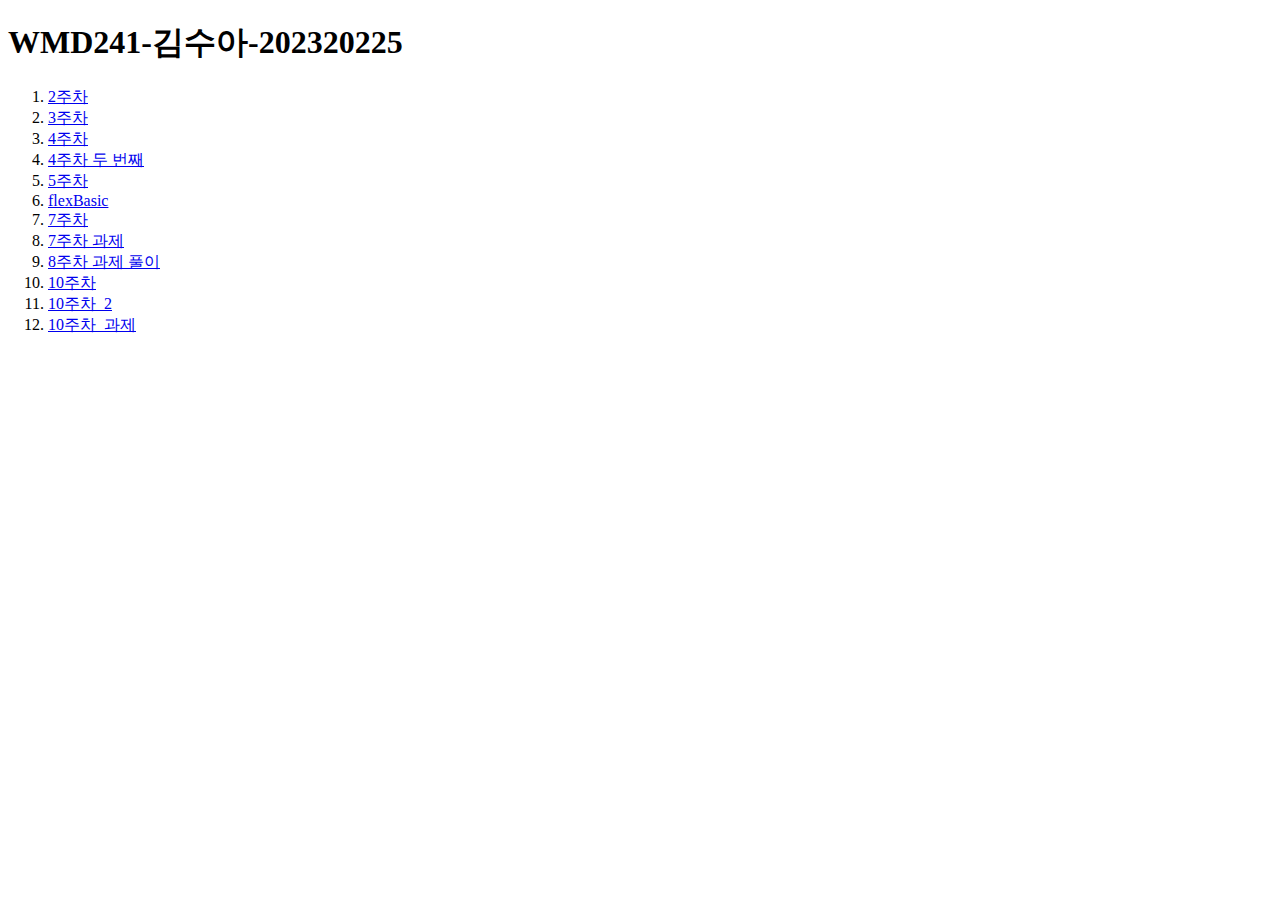
<file: index.html>
<!DOCTYPE html>
<html lang="ko">
  <head>
    <meta charset="UTF-8" />
    <meta name="viewport" content="width=device-width, initial-scale=1.0" />
    <title>WMD241-김수아-202320225</title>
  </head>
  <body>
    <h1>WMD241-김수아-202320225</h1>
    <ol>
      <li><a href="./src/w2/index.html">2주차</a></li>
      <li><a href="./src/w3/index.html">3주차</a></li>
      <li><a href="./src/w4/index.html">4주차</a></li>
      <li><a href="./src/w4/w4-2.html">4주차 두 번째</a></li>
      <li><a href="./src/w5/index.html">5주차</a></li>
      <li><a href="./src/flexBasic/index.html">flexBasic</a></li>
      <li><a href="./src/w7/flex.html">7주차</a></li>
      <li><a href="./src/w7/index.html">7주차 과제</a></li>
      <li><a href="./src/w8/index.html">8주차 과제 풀이</a></li>
      <li><a href="./src/w10/index.html">10주차</a></li>
      <li><a href="./src/grid-stp2/index.html">10주차_2</a></li>
      <li><a href="./src/w10/assignment/index.html">10주차_과제</a></li>
    </ol>
  </body>
</html>
</file>
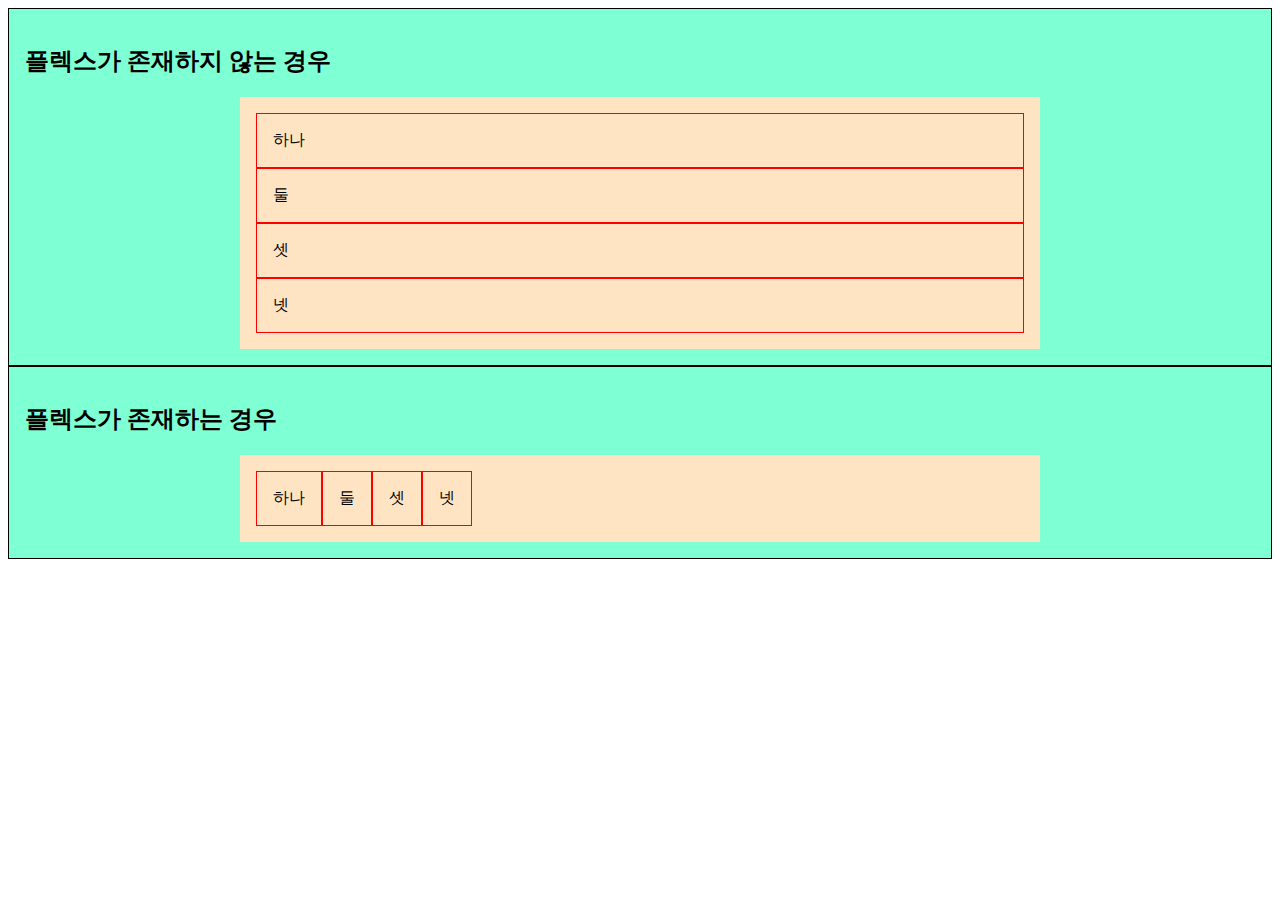
<file: src/flexBasic/index.html>
<!DOCTYPE html>
<html lang="ko">
  <head>
    <meta charset="UTF-8" />
    <meta name="viewport" content="width=device-width, initial-scale=1.0" />
    <title>flex basic</title>
    <link rel="stylesheet" href="./style/flexBasic.css" />
  </head>
  <body>
    <div class="section">
      <h2>플렉스가 존재하지 않는 경우</h2>
      <div class="container">
        <div class="children">하나</div>
        <div class="children">둘</div>
        <div class="children">셋</div>
        <div class="children">넷</div>
      </div>
    </div>
    <div class="section">
      <h2>플렉스가 존재하는 경우</h2>
      <div class="container flex">
        <div class="children">하나</div>
        <div class="children">둘</div>
        <div class="children">셋</div>
        <div class="children">넷</div>
      </div>
    </div>
  </body>
</html>
</file>
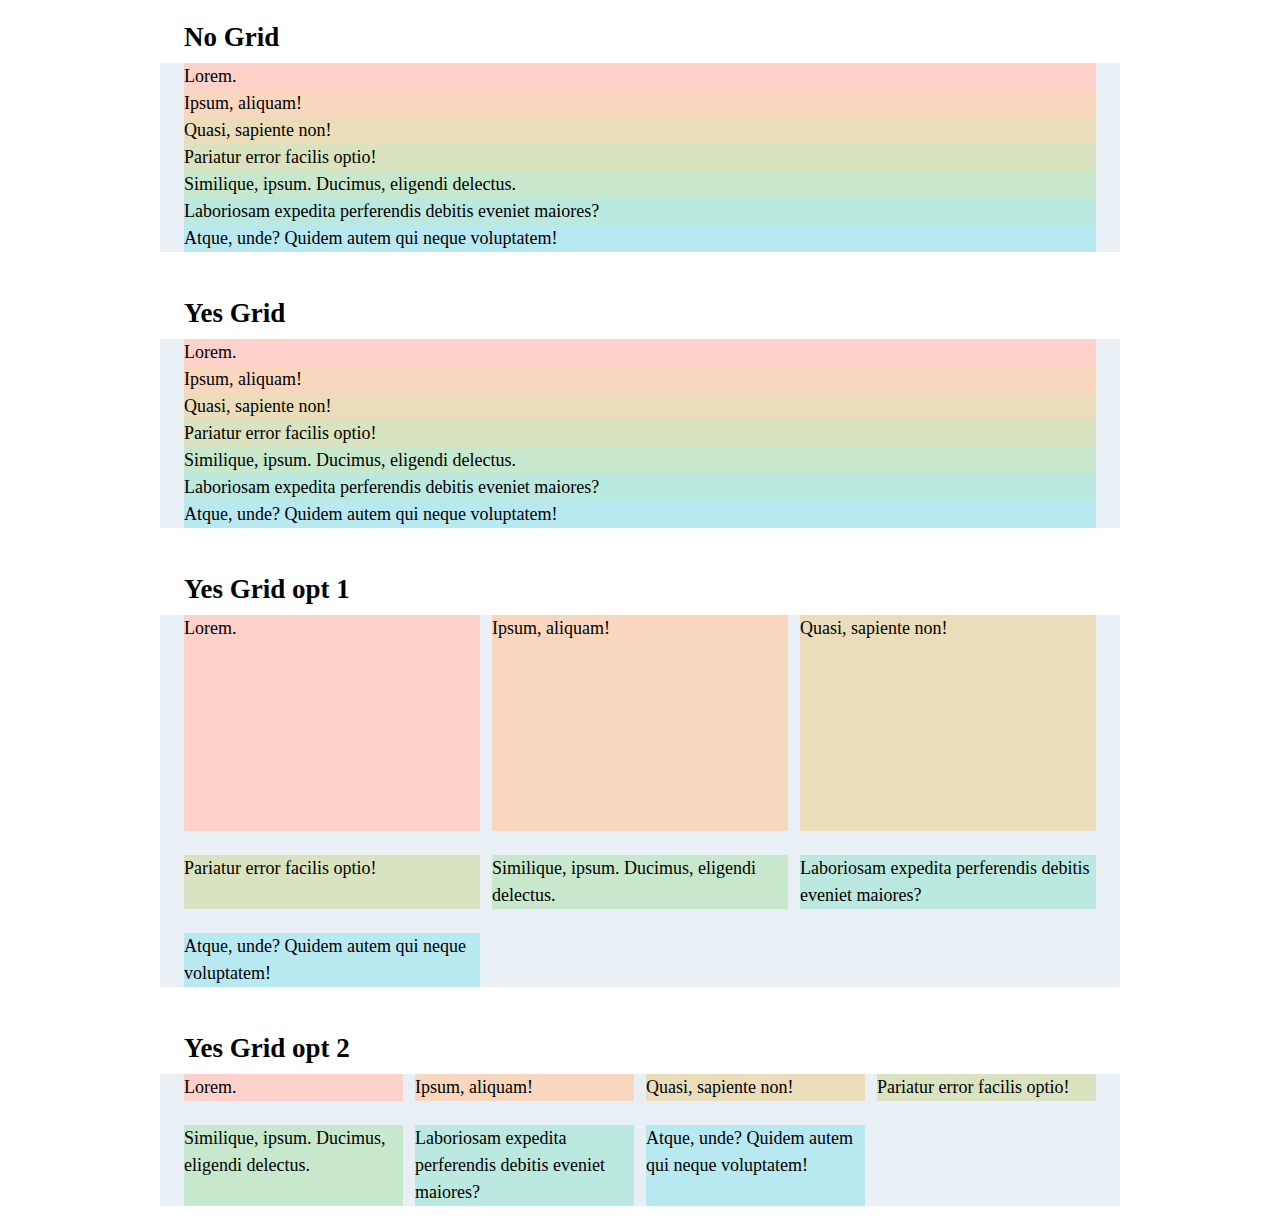
<file: src/w10/index.html>
<!DOCTYPE html>
<html lang="ko">
  <head>
    <meta charset="UTF-8" />
    <meta name="viewport" content="width=device-width, initial-scale=1.0" />
    <title>Grid Step 1</title>
    <link rel="stylesheet" href="./style/style.css" class="" />
  </head>
  <body>
    <div class="section">
      <h2>No Grid</h2>
      <div class="container">
        <div class="grid__item grid__item--nth-1">Lorem.</div>
        <div class="grid__item grid__item--nth-2">Ipsum, aliquam!</div>
        <div class="grid__item grid__item--nth-3">Quasi, sapiente non!</div>
        <div class="grid__item grid__item--nth-4">
          Pariatur error facilis optio!
        </div>
        <div class="grid__item grid__item--nth-5">
          Similique, ipsum. Ducimus, eligendi delectus.
        </div>
        <div class="grid__item grid__item--nth-6">
          Laboriosam expedita perferendis debitis eveniet maiores?
        </div>
        <div class="grid__item grid__item--nth-7">
          Atque, unde? Quidem autem qui neque voluptatem!
        </div>
      </div>
    </div>
    <div class="section">
      <h2>Yes Grid</h2>
      <div class="container grid">
        <div class="grid__item grid__item--nth-1">Lorem.</div>
        <div class="grid__item grid__item--nth-2">Ipsum, aliquam!</div>
        <div class="grid__item grid__item--nth-3">Quasi, sapiente non!</div>
        <div class="grid__item grid__item--nth-4">
          Pariatur error facilis optio!
        </div>
        <div class="grid__item grid__item--nth-5">
          Similique, ipsum. Ducimus, eligendi delectus.
        </div>
        <div class="grid__item grid__item--nth-6">
          Laboriosam expedita perferendis debitis eveniet maiores?
        </div>
        <div class="grid__item grid__item--nth-7">
          Atque, unde? Quidem autem qui neque voluptatem!
        </div>
      </div>
    </div>
    <div class="section">
      <h2>Yes Grid opt 1</h2>
      <div class="container grid grid--opt-1">
        <div class="grid__item grid__item--nth-1">Lorem.</div>
        <div class="grid__item grid__item--nth-2">Ipsum, aliquam!</div>
        <div class="grid__item grid__item--nth-3">Quasi, sapiente non!</div>
        <div class="grid__item grid__item--nth-4">
          Pariatur error facilis optio!
        </div>
        <div class="grid__item grid__item--nth-5">
          Similique, ipsum. Ducimus, eligendi delectus.
        </div>
        <div class="grid__item grid__item--nth-6">
          Laboriosam expedita perferendis debitis eveniet maiores?
        </div>
        <div class="grid__item grid__item--nth-7">
          Atque, unde? Quidem autem qui neque voluptatem!
        </div>
      </div>
    </div>
    <div class="section">
      <h2>Yes Grid opt 2</h2>
      <div class="container grid grid--opt-2">
        <div class="grid__item grid__item--nth-1">Lorem.</div>
        <div class="grid__item grid__item--nth-2">Ipsum, aliquam!</div>
        <div class="grid__item grid__item--nth-3">Quasi, sapiente non!</div>
        <div class="grid__item grid__item--nth-4">
          Pariatur error facilis optio!
        </div>
        <div class="grid__item grid__item--nth-5">
          Similique, ipsum. Ducimus, eligendi delectus.
        </div>
        <div class="grid__item grid__item--nth-6">
          Laboriosam expedita perferendis debitis eveniet maiores?
        </div>
        <div class="grid__item grid__item--nth-7">
          Atque, unde? Quidem autem qui neque voluptatem!
        </div>
      </div>
    </div>
  </body>
</html>
</file>
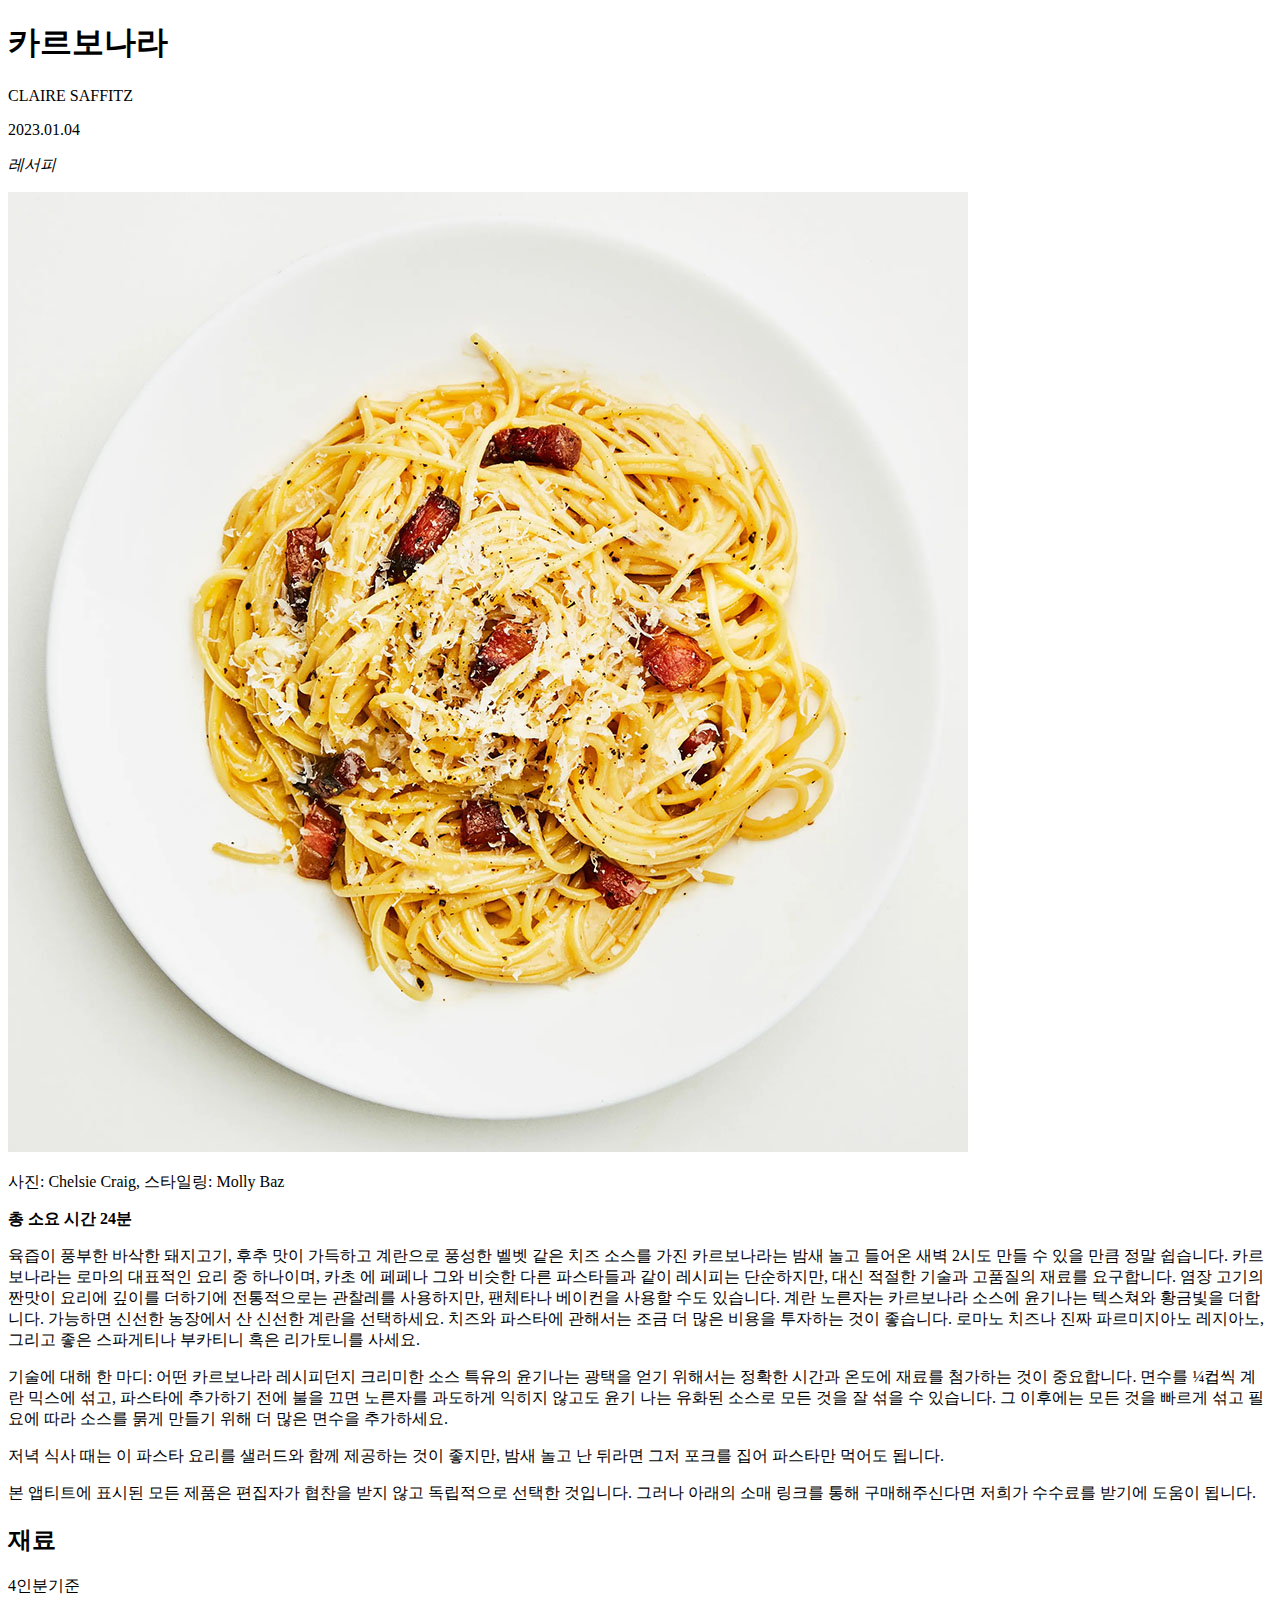
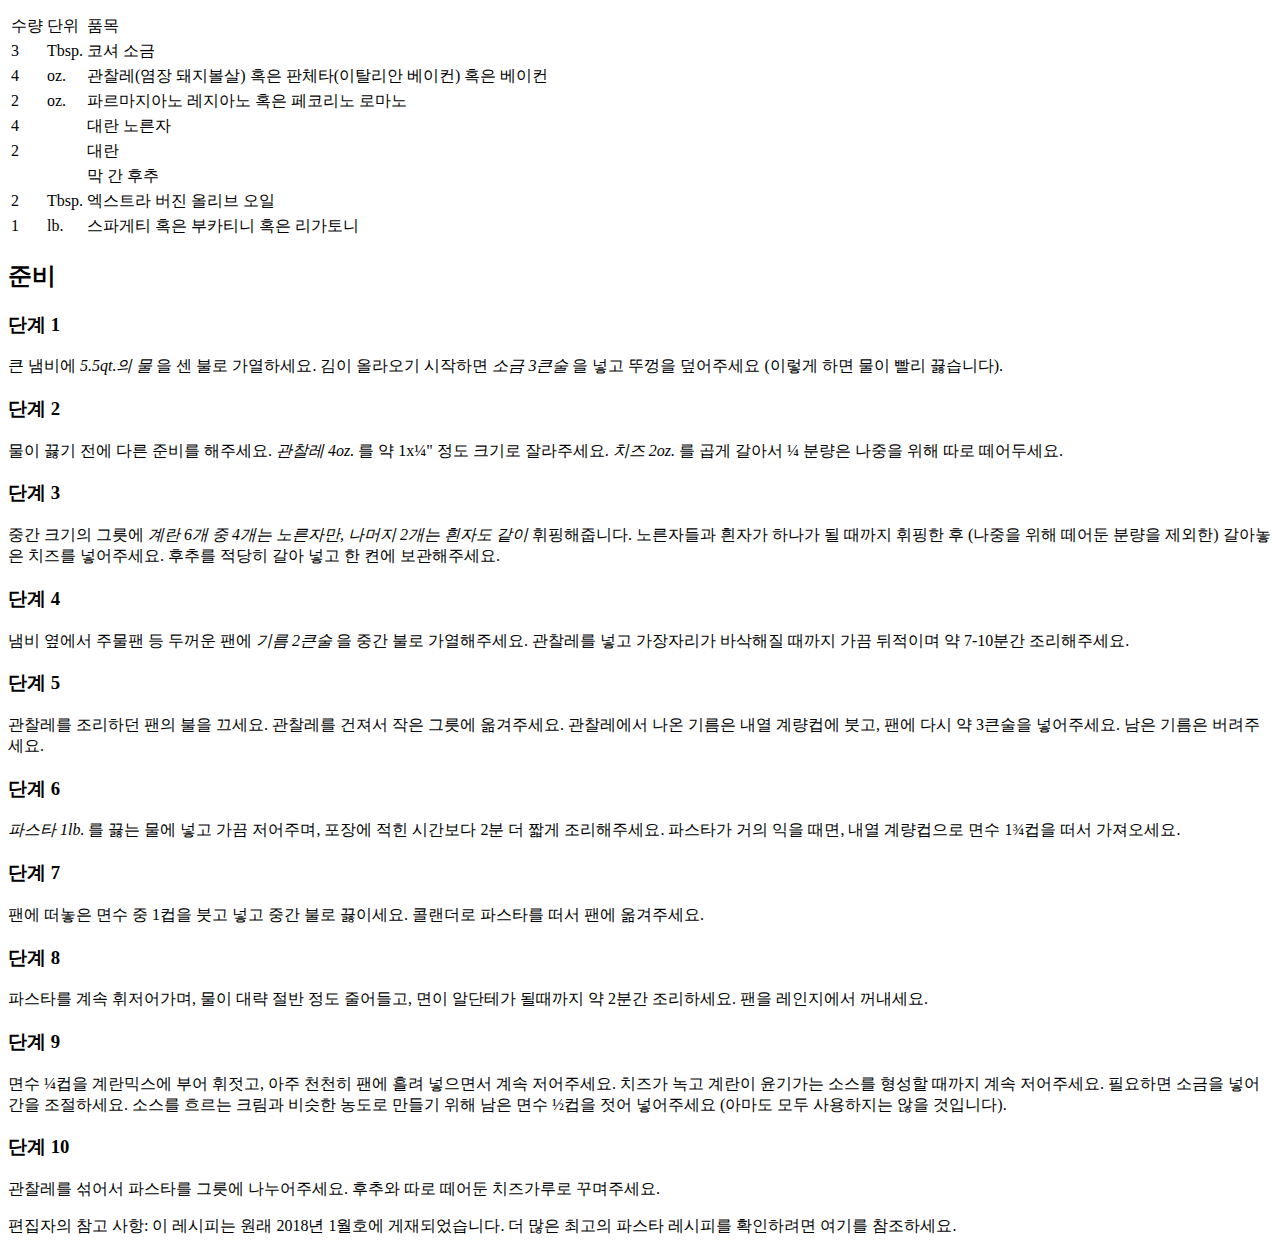
<file: src/w2/index.html>
<!DOCTYPE html>
<html lang="ko">
  <head>
    <meta charset="UTF-8" />
    <meta name="viewport" content="width=device-width, initial-scale=1.0" />
    <title>Pasta Carbonara</title>
  </head>
  <body>
    <h1>카르보나라</h1>
    <p><stong>CLAIRE SAFFITZ</stong></p>
    <p>2023.01.04</p>
    <p><em>레서피</em></p>
    <img
      src="../../assets/pasta-carbonara.jpg"
      alt="흰 접시 위에 담긴 카르보나라 파스타 관찰레가 같이 버무려져있다"
    />
    <p>사진: Chelsie Craig, 스타일링: Molly Baz</p>
    <p><strong>총 소요 시간 24분</strong></p>
    <p>
      육즙이 풍부한 바삭한 돼지고기, 후추 맛이 가득하고 계란으로 풍성한 벨벳
      같은 치즈 소스를 가진 카르보나라는 밤새 놀고 들어온 새벽 2시도 만들 수
      있을 만큼 정말 쉽습니다. 카르보나라는 로마의 대표적인 요리 중 하나이며,
      카초 에 페페나 그와 비슷한 다른 파스타들과 같이 레시피는 단순하지만, 대신
      적절한 기술과 고품질의 재료를 요구합니다. 염장 고기의 짠맛이 요리에 깊이를
      더하기에 전통적으로는 관찰레를 사용하지만, 팬체타나 베이컨을 사용할 수도
      있습니다. 계란 노른자는 카르보나라 소스에 윤기나는 텍스쳐와 황금빛을
      더합니다. 가능하면 신선한 농장에서 산 신선한 계란을 선택하세요. 치즈와
      파스타에 관해서는 조금 더 많은 비용을 투자하는 것이 좋습니다. 로마노
      치즈나 진짜 파르미지아노 레지아노, 그리고 좋은 스파게티나 부카티니 혹은
      리가토니를 사세요.
    </p>
    <p>
      기술에 대해 한 마디: 어떤 카르보나라 레시피던지 크리미한 소스 특유의
      윤기나는 광택을 얻기 위해서는 정확한 시간과 온도에 재료를 첨가하는 것이
      중요합니다. 면수를 ¼컵씩 계란 믹스에 섞고, 파스타에 추가하기 전에 불을
      끄면 노른자를 과도하게 익히지 않고도 윤기 나는 유화된 소스로 모든 것을 잘
      섞을 수 있습니다. 그 이후에는 모든 것을 빠르게 섞고 필요에 따라 소스를
      묽게 만들기 위해 더 많은 면수을 추가하세요.
    </p>
    <p>
      저녁 식사 때는 이 파스타 요리를 샐러드와 함께 제공하는 것이 좋지만, 밤새
      놀고 난 뒤라면 그저 포크를 집어 파스타만 먹어도 됩니다.
    </p>
    <p>
      본 앱티트에 표시된 모든 제품은 편집자가 협찬을 받지 않고 독립적으로 선택한
      것입니다. 그러나 아래의 소매 링크를 통해 구매해주신다면 저희가 수수료를
      받기에 도움이 됩니다.
    </p>
    <h2>재료</h2>
    <p>4인분기준</p>
    <table>
      <tr>
        <td>수량</td>
        <td>단위</td>
        <td>품목</td>
      </tr>
      <tr>
        <td>3</td>
        <td>Tbsp.</td>
        <td>코셔 소금</td>
      </tr>
      <tr>
        <td>4</td>
        <td>oz.</td>
        <td>관찰레(염장 돼지볼살) 혹은 판체타(이탈리안 베이컨) 혹은 베이컨</td>
      </tr>
      <tr>
        <td>2</td>
        <td>oz.</td>
        <td>파르마지아노 레지아노 혹은 페코리노 로마노</td>
      </tr>
      <tr>
        <td>4</td>
        <td></td>
        <td>대란 노른자</td>
      </tr>
      <tr>
        <td>2</td>
        <td></td>
        <td>대란</td>
      </tr>
      <tr>
        <td></td>
        <td></td>
        <td>막 간 후추</td>
      </tr>
      <tr>
        <td>2</td>
        <td>Tbsp.</td>
        <td>엑스트라 버진 올리브 오일</td>
      </tr>
      <tr>
        <td>1</td>
        <td>lb.</td>
        <td>스파게티 혹은 부카티니 혹은 리가토니</td>
      </tr>
    </table>
    <h2>준비</h2>
    <h3>단계 1</h3>
    <p>
      큰 냄비에
      <em>5.5qt.의 물</em>
      을 센 불로 가열하세요. 김이 올라오기 시작하면
      <em>소금 3큰술</em>
      을 넣고 뚜껑을 덮어주세요 (이렇게 하면 물이 빨리 끓습니다).
    </p>
    <h3>단계 2</h3>
    <p>
      물이 끓기 전에 다른 준비를 해주세요.
      <em>관찰레 4oz.</em>
      를 약 1x¼" 정도 크기로 잘라주세요.
      <em>치즈 2oz.</em>
      를 곱게 갈아서 ¼ 분량은 나중을 위해 따로 떼어두세요.
    </p>
    <h3>단계 3</h3>
    <p>
      중간 크기의 그릇에
      <em>계란 6개 중 4개는 노른자만, 나머지 2개는 흰자도 같이</em>
      휘핑해줍니다. 노른자들과 흰자가 하나가 될 때까지 휘핑한 후 (나중을 위해
      떼어둔 분량을 제외한) 갈아놓은 치즈를 넣어주세요. 후추를 적당히 갈아 넣고
      한 켠에 보관해주세요.
    </p>
    <h3>단계 4</h3>
    <p>
      냄비 옆에서 주물팬 등 두꺼운 팬에
      <em>기름 2큰술</em>
      을 중간 불로 가열해주세요. 관찰레를 넣고 가장자리가 바삭해질 때까지 가끔
      뒤적이며 약 7-10분간 조리해주세요.
    </p>
    <h3>단계 5</h3>
    <p>
      관찰레를 조리하던 팬의 불을 끄세요. 관찰레를 건져서 작은 그릇에
      옮겨주세요. 관찰레에서 나온 기름은 내열 계량컵에 붓고, 팬에 다시 약
      3큰술을 넣어주세요. 남은 기름은 버려주세요.
    </p>
    <h3>단계 6</h3>
    <p>
      <em>파스타 1lb.</em>
      를 끓는 물에 넣고 가끔 저어주며, 포장에 적힌 시간보다 2분 더 짧게
      조리해주세요. 파스타가 거의 익을 때면, 내열 계량컵으로 면수 1¾컵을 떠서
      가져오세요.
    </p>
    <h3>단계 7</h3>
    <p>
      팬에 떠놓은 면수 중 1컵을 붓고 넣고 중간 불로 끓이세요. 콜랜더로 파스타를
      떠서 팬에 옮겨주세요.
    </p>
    <h3>단계 8</h3>
    <p>
      파스타를 계속 휘저어가며, 물이 대략 절반 정도 줄어들고, 면이 알단테가
      될때까지 약 2분간 조리하세요. 팬을 레인지에서 꺼내세요.
    </p>
    <h3>단계 9</h3>
    <p>
      면수 ¼컵을 계란믹스에 부어 휘젓고, 아주 천천히 팬에 흘려 넣으면서 계속
      저어주세요. 치즈가 녹고 계란이 윤기가는 소스를 형성할 때까지 계속
      저어주세요. 필요하면 소금을 넣어 간을 조절하세요. 소스를 흐르는 크림과
      비슷한 농도로 만들기 위해 남은 면수 ½컵을 젓어 넣어주세요 (아마도 모두
      사용하지는 않을 것입니다).
    </p>
    <h3>단계 10</h3>
    <p>
      관찰레를 섞어서 파스타를 그릇에 나누어주세요. 후추와 따로 떼어둔
      치즈가루로 꾸며주세요.
    </p>
    <p>
      편집자의 참고 사항: 이 레시피는 원래 2018년 1월호에 게재되었습니다. 더
      많은 최고의 파스타 레시피를 확인하려면 여기를 참조하세요.
    </p>
  </body>
</html>
</file>
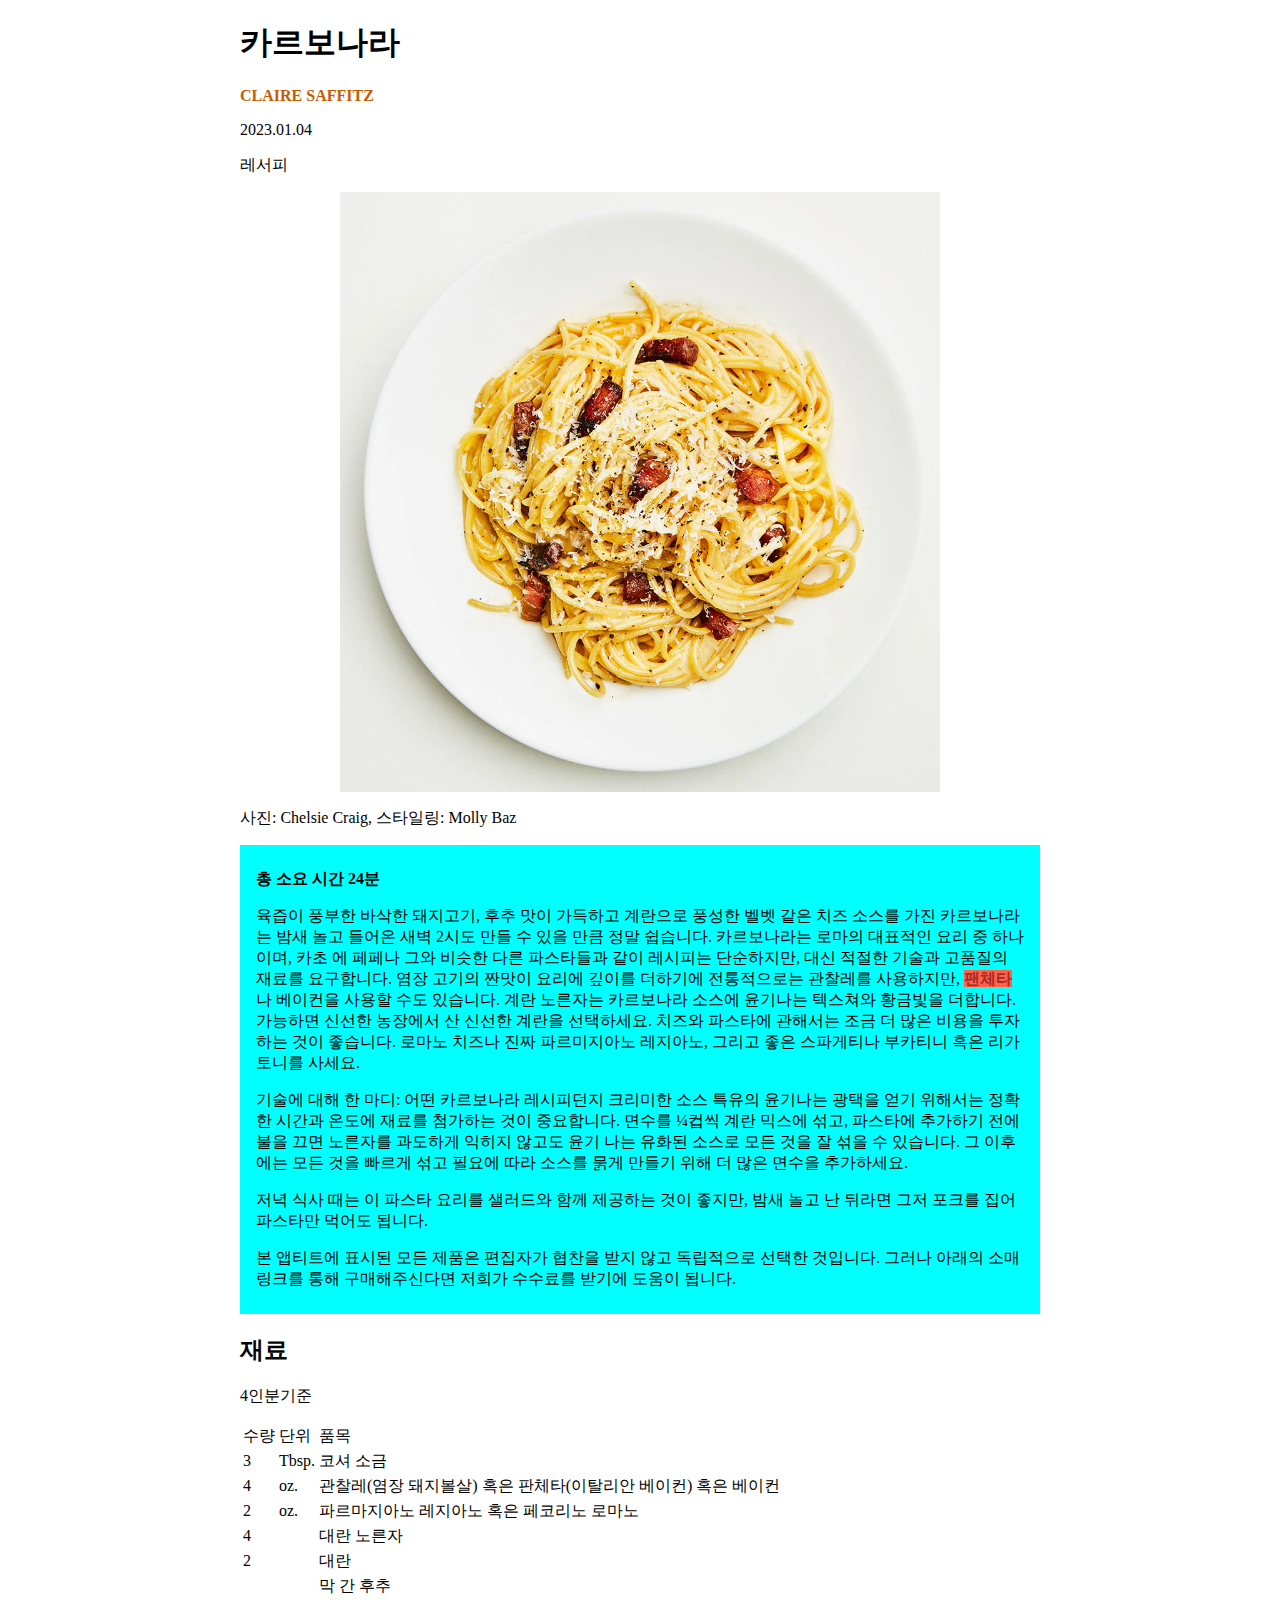
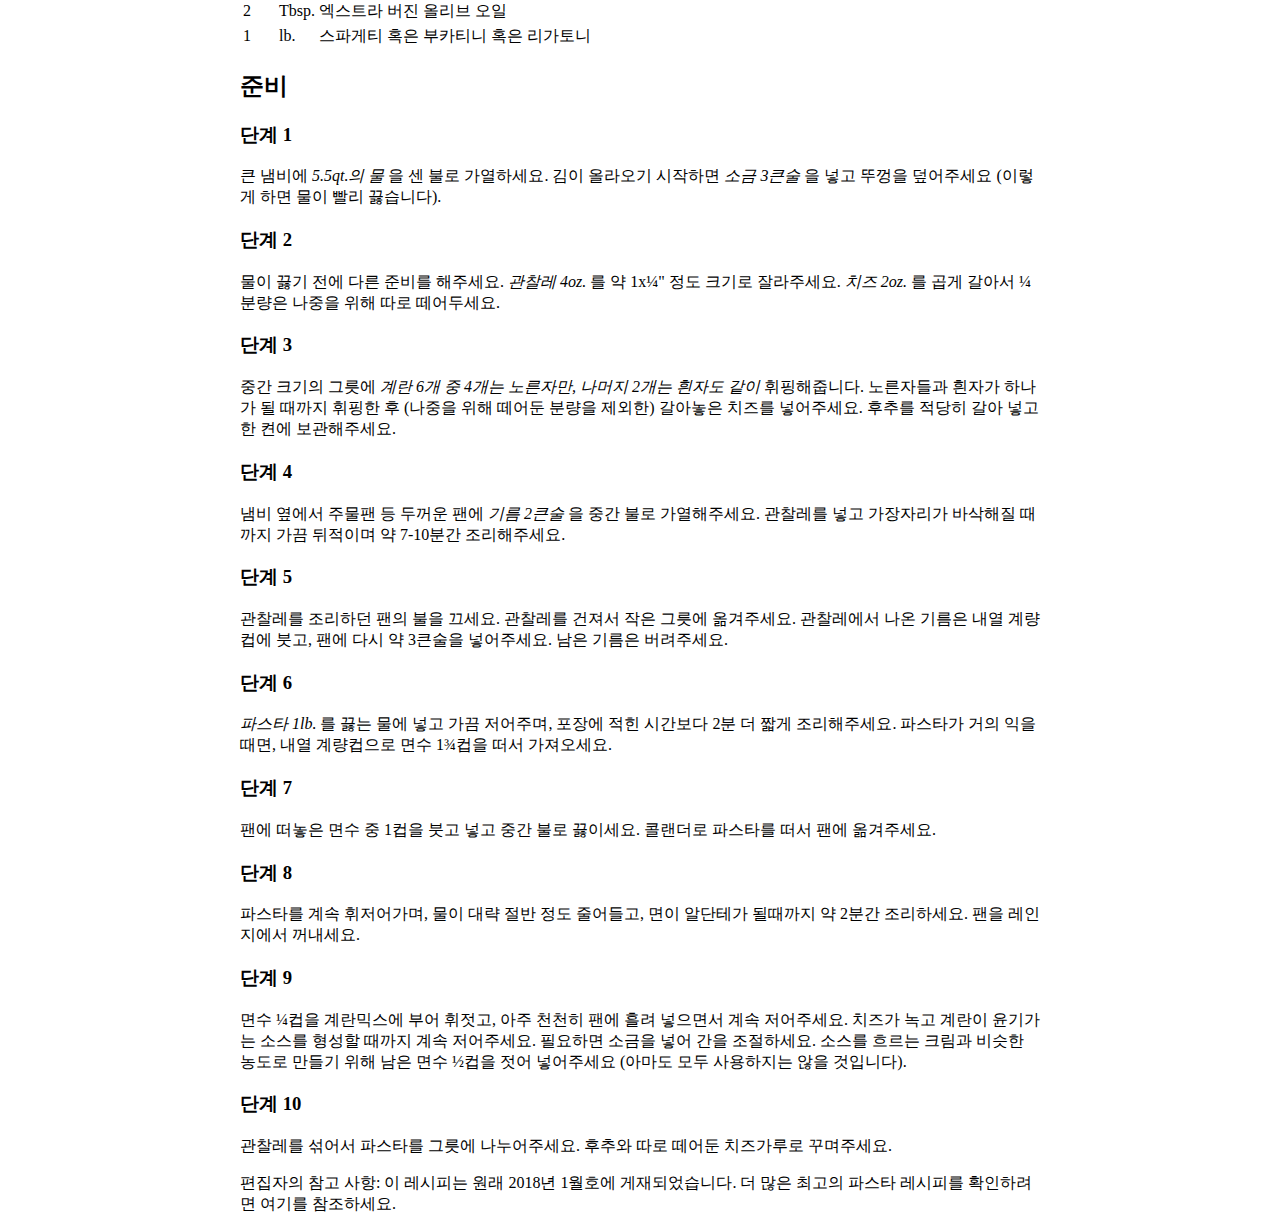
<file: src/w4/index.html>
<!DOCTYPE html>
<html lang="ko">
  <head>
    <meta charset="UTF-8" />
    <meta name="viewport" content="width=device-width, initial-scale=1.0" />
    <title>Pasta Carbonara</title>
  </head>
  <body style="max-width: 800px; margin-inline: auto">
    <h1>카르보나라</h1>
    <p>
      <strong style="font-weight: 700; color: rgb(200, 90, 0)"
        >CLAIRE SAFFITZ</strong
      >
    </p>
    <p>2023.01.04</p>
    <p><em style="font-style: normal">레서피</em></p>
    <img
      src="../../assets/pasta-carbonara.jpg"
      alt="흰 접시 위에 담긴 카르보나라 파스타 관찰레가 같이 버무려져있다"
      style="max-width: 600px; margin-inline: auto; display: block"
    />
    <p>사진: Chelsie Craig, 스타일링: Molly Baz</p>
    <div style="background-color: aqua; padding-inline: 16px; padding-block: 8px;"><p><strong>총 소요 시간 24분</strong></p>
    <p>
      육즙이 풍부한 바삭한 돼지고기, 후추 맛이 가득하고 계란으로 풍성한 벨벳
      같은 치즈 소스를 가진 카르보나라는 밤새 놀고 들어온 새벽 2시도 만들 수
      있을 만큼 정말 쉽습니다. 카르보나라는 로마의 대표적인 요리 중 하나이며,
      카초 에 페페나 그와 비슷한 다른 파스타들과 같이 레시피는 단순하지만, 대신
      적절한 기술과 고품질의 재료를 요구합니다. 염장 고기의 짠맛이 요리에 깊이를
      더하기에 전통적으로는 관찰레를 사용하지만,
      <span style="font-weight: 900; color: brown; background-color: tomato"
        >팬체타</span
      >나 베이컨을 사용할 수도 있습니다. 계란 노른자는 카르보나라 소스에
      윤기나는 텍스쳐와 황금빛을 더합니다. 가능하면 신선한 농장에서 산 신선한
      계란을 선택하세요. 치즈와 파스타에 관해서는 조금 더 많은 비용을 투자하는
      것이 좋습니다. 로마노 치즈나 진짜 파르미지아노 레지아노, 그리고 좋은
      스파게티나 부카티니 혹은 리가토니를 사세요.
    </p>
    <p>
      기술에 대해 한 마디: 어떤 카르보나라 레시피던지 크리미한 소스 특유의
      윤기나는 광택을 얻기 위해서는 정확한 시간과 온도에 재료를 첨가하는 것이
      중요합니다. 면수를 ¼컵씩 계란 믹스에 섞고, 파스타에 추가하기 전에 불을
      끄면 노른자를 과도하게 익히지 않고도 윤기 나는 유화된 소스로 모든 것을 잘
      섞을 수 있습니다. 그 이후에는 모든 것을 빠르게 섞고 필요에 따라 소스를
      묽게 만들기 위해 더 많은 면수을 추가하세요.
    </p>
    <p>
      저녁 식사 때는 이 파스타 요리를 샐러드와 함께 제공하는 것이 좋지만, 밤새
      놀고 난 뒤라면 그저 포크를 집어 파스타만 먹어도 됩니다.
    </p>
    <div>
      <p>
        본 앱티트에 표시된 모든 제품은 편집자가 협찬을 받지 않고 독립적으로
        선택한 것입니다. 그러나 아래의 소매 링크를 통해 구매해주신다면 저희가
        수수료를 받기에 도움이 됩니다.</div>
      </p>
    </div>
    <h2>재료</h2>
    <p>4인분기준</p>
    <table>
      <tr>
        <td>수량</td>
        <td>단위</td>
        <td>품목</td>
      </tr>
      <tr>
        <td>3</td>
        <td>Tbsp.</td>
        <td>코셔 소금</td>
      </tr>
      <tr>
        <td>4</td>
        <td>oz.</td>
        <td>관찰레(염장 돼지볼살) 혹은 판체타(이탈리안 베이컨) 혹은 베이컨</td>
      </tr>
      <tr>
        <td>2</td>
        <td>oz.</td>
        <td>파르마지아노 레지아노 혹은 페코리노 로마노</td>
      </tr>
      <tr>
        <td>4</td>
        <td></td>
        <td>대란 노른자</td>
      </tr>
      <tr>
        <td>2</td>
        <td></td>
        <td>대란</td>
      </tr>
      <tr>
        <td></td>
        <td></td>
        <td>막 간 후추</td>
      </tr>
      <tr>
        <td>2</td>
        <td>Tbsp.</td>
        <td>엑스트라 버진 올리브 오일</td>
      </tr>
      <tr>
        <td>1</td>
        <td>lb.</td>
        <td>스파게티 혹은 부카티니 혹은 리가토니</td>
      </tr>
    </table>
    <h2>준비</h2>
    <h3>단계 1</h3>
    <p>
      큰 냄비에
      <em>5.5qt.의 물</em>
      을 센 불로 가열하세요. 김이 올라오기 시작하면
      <em>소금 3큰술</em>
      을 넣고 뚜껑을 덮어주세요 (이렇게 하면 물이 빨리 끓습니다).
    </p>
    <h3>단계 2</h3>
    <p>
      물이 끓기 전에 다른 준비를 해주세요.
      <em>관찰레 4oz.</em>
      를 약 1x¼" 정도 크기로 잘라주세요.
      <em>치즈 2oz.</em>
      를 곱게 갈아서 ¼ 분량은 나중을 위해 따로 떼어두세요.
    </p>
    <h3>단계 3</h3>
    <p>
      중간 크기의 그릇에
      <em>계란 6개 중 4개는 노른자만, 나머지 2개는 흰자도 같이</em>
      휘핑해줍니다. 노른자들과 흰자가 하나가 될 때까지 휘핑한 후 (나중을 위해
      떼어둔 분량을 제외한) 갈아놓은 치즈를 넣어주세요. 후추를 적당히 갈아 넣고
      한 켠에 보관해주세요.
    </p>
    <h3>단계 4</h3>
    <p>
      냄비 옆에서 주물팬 등 두꺼운 팬에
      <em>기름 2큰술</em>
      을 중간 불로 가열해주세요. 관찰레를 넣고 가장자리가 바삭해질 때까지 가끔
      뒤적이며 약 7-10분간 조리해주세요.
    </p>
    <h3>단계 5</h3>
    <p>
      관찰레를 조리하던 팬의 불을 끄세요. 관찰레를 건져서 작은 그릇에
      옮겨주세요. 관찰레에서 나온 기름은 내열 계량컵에 붓고, 팬에 다시 약
      3큰술을 넣어주세요. 남은 기름은 버려주세요.
    </p>
    <h3>단계 6</h3>
    <p>
      <em>파스타 1lb.</em>
      를 끓는 물에 넣고 가끔 저어주며, 포장에 적힌 시간보다 2분 더 짧게
      조리해주세요. 파스타가 거의 익을 때면, 내열 계량컵으로 면수 1¾컵을 떠서
      가져오세요.
    </p>
    <h3>단계 7</h3>
    <p>
      팬에 떠놓은 면수 중 1컵을 붓고 넣고 중간 불로 끓이세요. 콜랜더로 파스타를
      떠서 팬에 옮겨주세요.
    </p>
    <h3>단계 8</h3>
    <p>
      파스타를 계속 휘저어가며, 물이 대략 절반 정도 줄어들고, 면이 알단테가
      될때까지 약 2분간 조리하세요. 팬을 레인지에서 꺼내세요.
    </p>
    <h3>단계 9</h3>
    <p>
      면수 ¼컵을 계란믹스에 부어 휘젓고, 아주 천천히 팬에 흘려 넣으면서 계속
      저어주세요. 치즈가 녹고 계란이 윤기가는 소스를 형성할 때까지 계속
      저어주세요. 필요하면 소금을 넣어 간을 조절하세요. 소스를 흐르는 크림과
      비슷한 농도로 만들기 위해 남은 면수 ½컵을 젓어 넣어주세요 (아마도 모두
      사용하지는 않을 것입니다).
    </p>
    <h3>단계 10</h3>
    <p>
      관찰레를 섞어서 파스타를 그릇에 나누어주세요. 후추와 따로 떼어둔
      치즈가루로 꾸며주세요.
    </p>
    <p>
      편집자의 참고 사항: 이 레시피는 원래 2018년 1월호에 게재되었습니다. 더
      많은 최고의 파스타 레시피를 확인하려면 여기를 참조하세요.
    </p>
  </body>
</html>
</file>
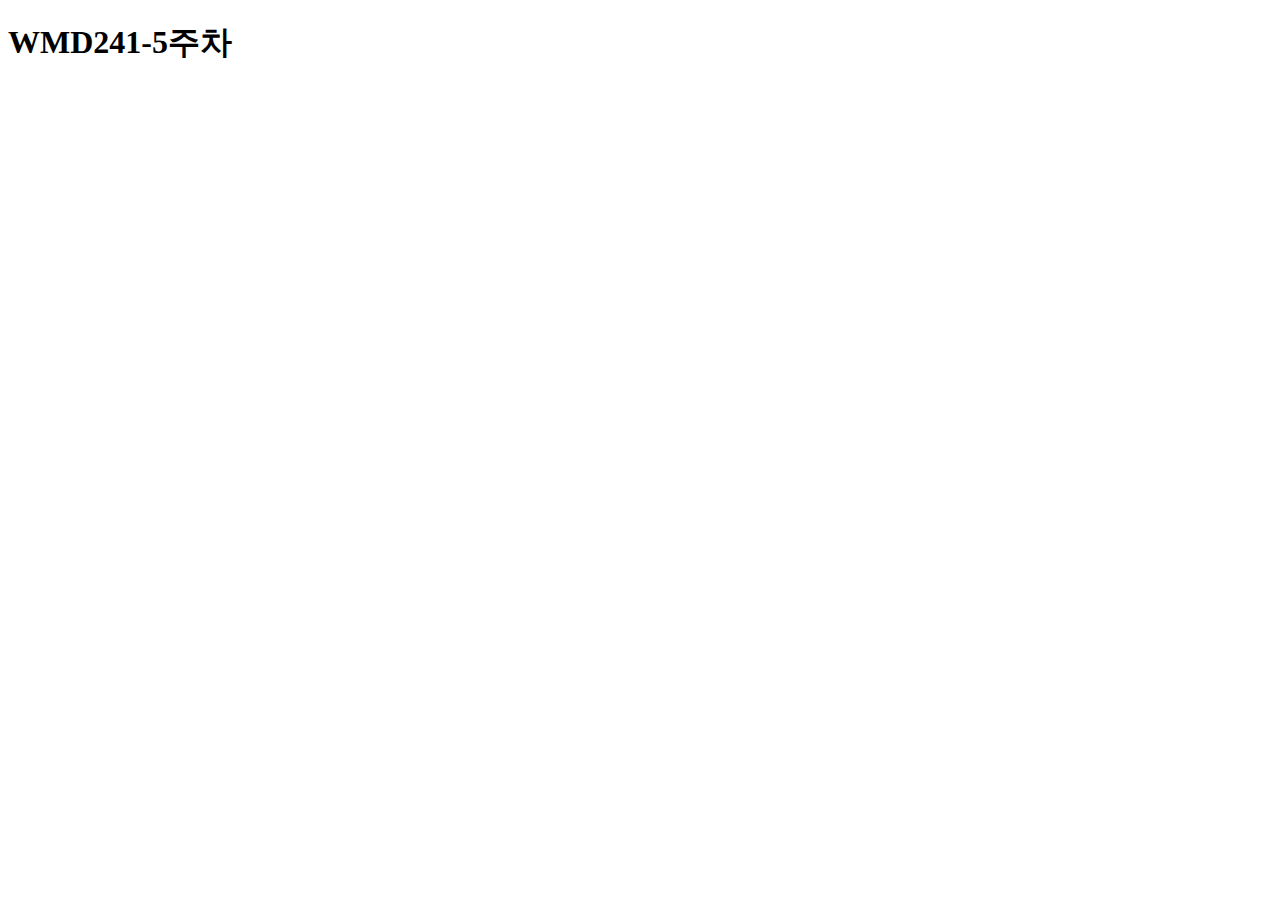
<file: src/w5/index.html>
<!DOCTYPE html>
<html lang="ko">
  <head>
    <meta charset="UTF-8" />
    <meta name="viewport" content="width=device-width, initial-scale=1.0" />
    <title>WMD241-5주차</title>
  </head>
  <body>
    <h1>WMD241-5주차</h1>
    <o1>
      <li><a href="./card/card.html"></a></li>
    </o1>
  </body>
</html>
</file>
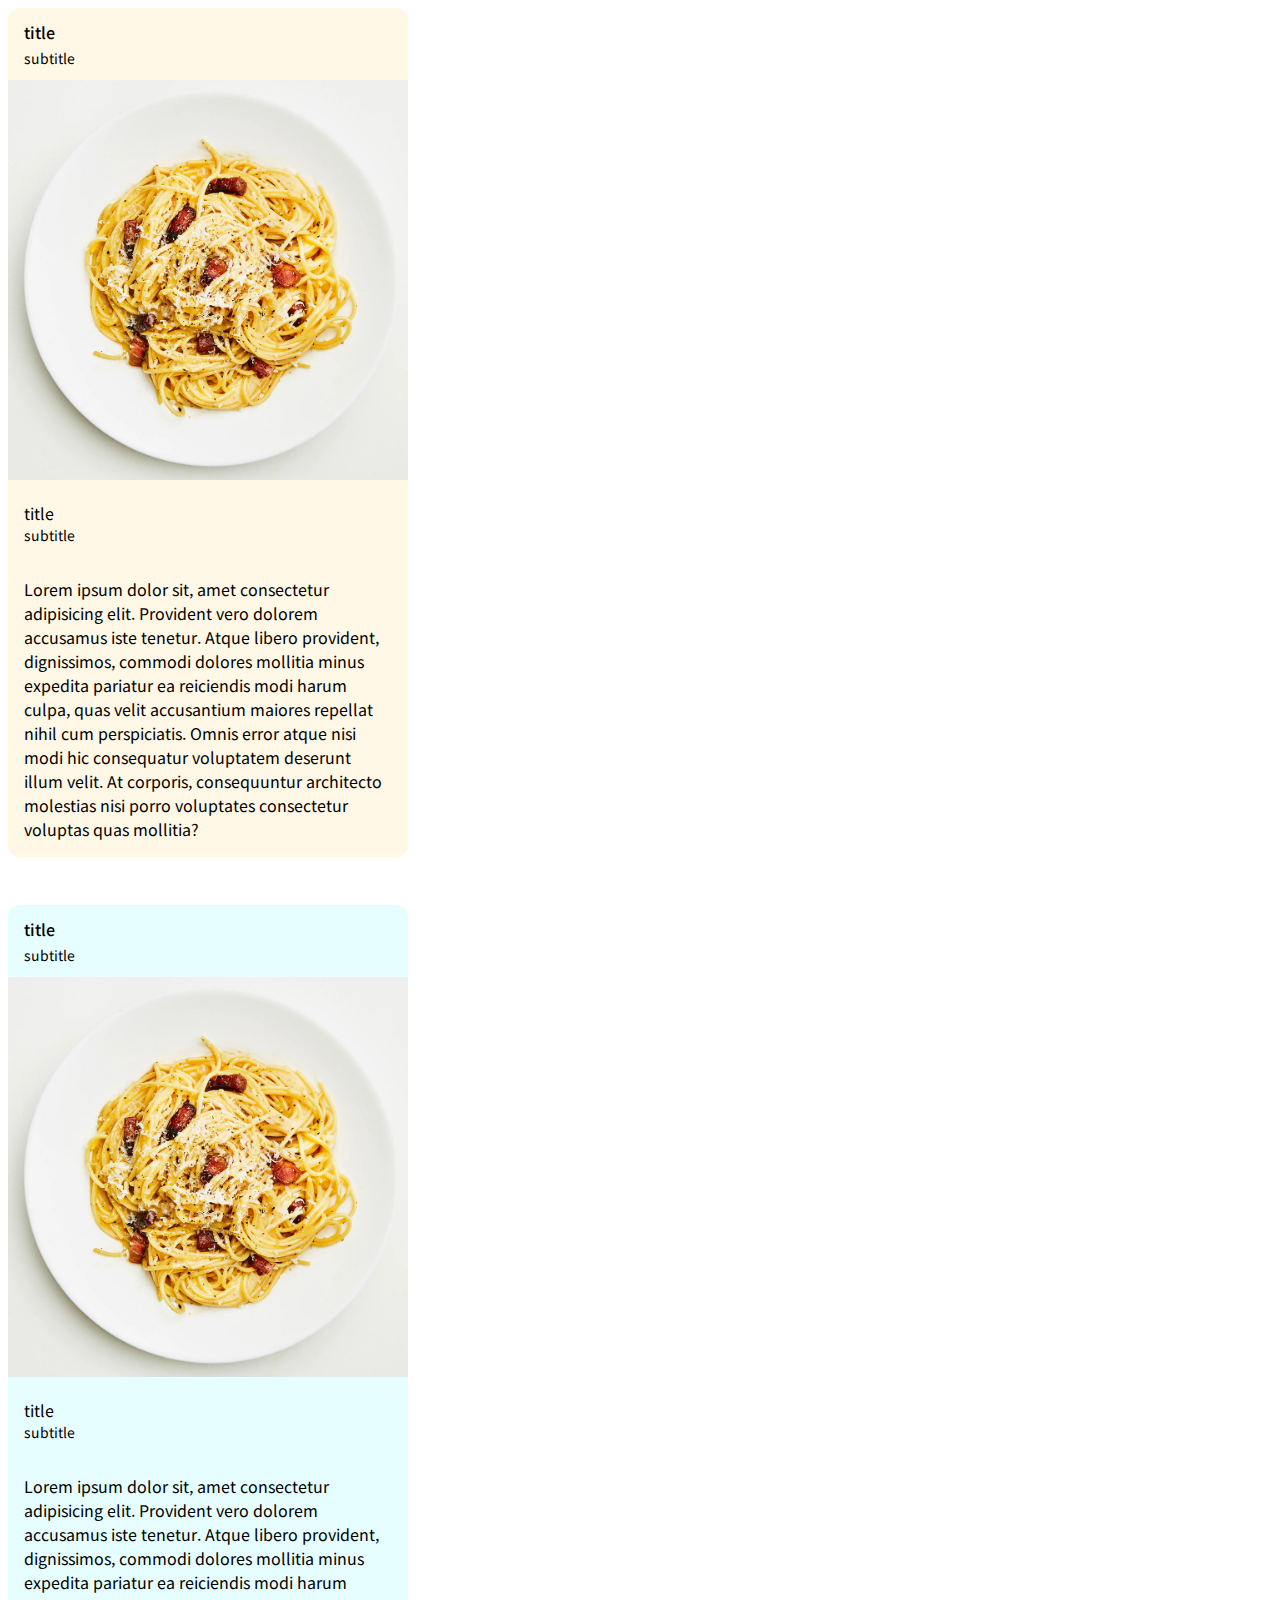
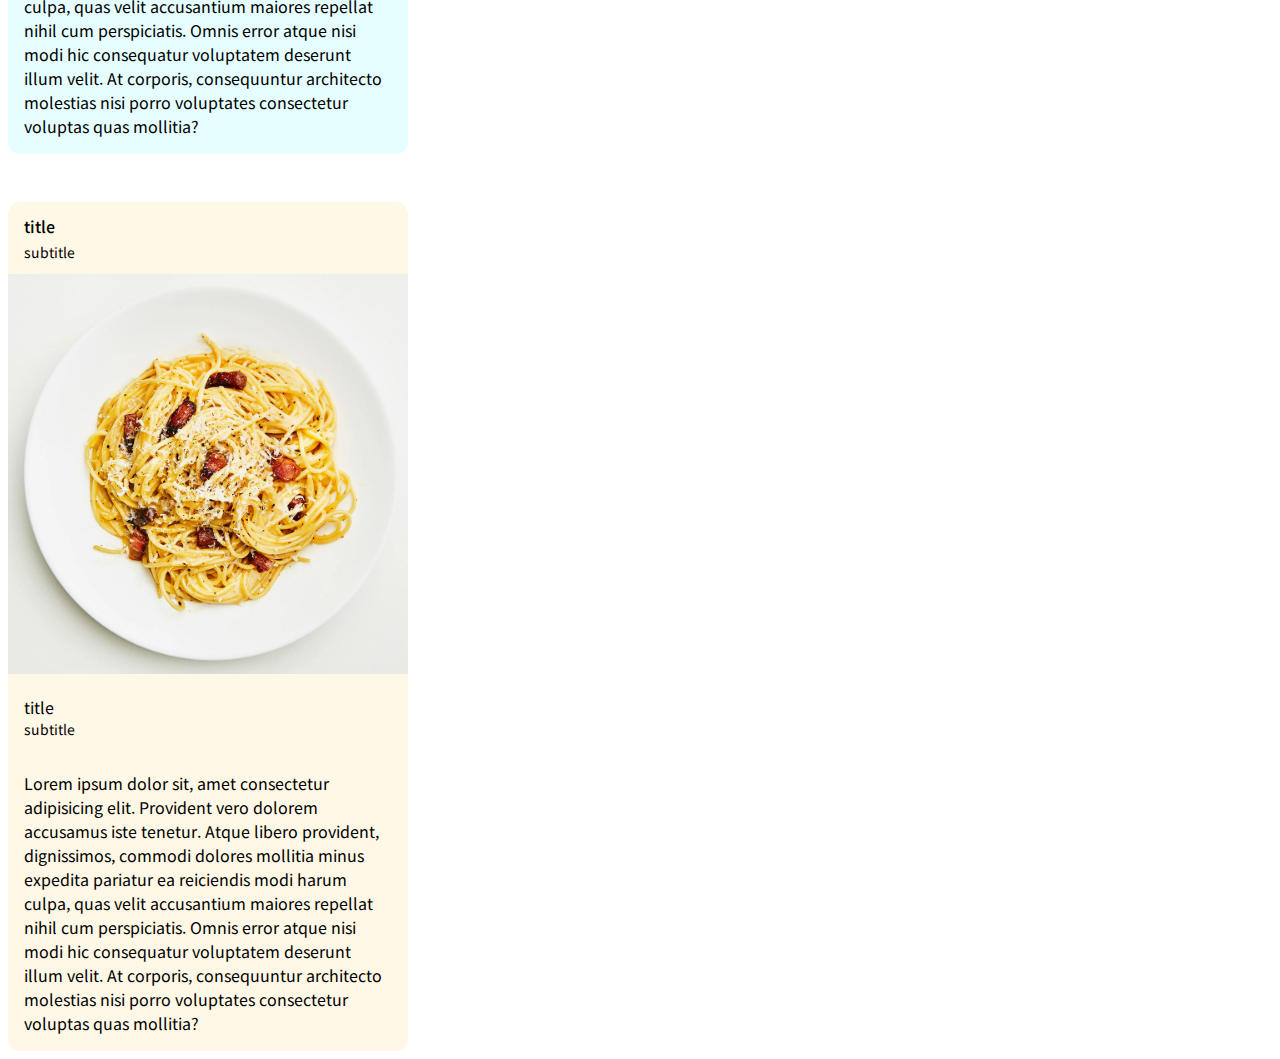
<file: w6/card.html>
<!DOCTYPE html>
<html lang="ko">
  <head>
    <meta charset="UTF-8" />
    <meta name="viewport" content="width=device-width, initial-scale=1.0" />
    <title>a card design: the beginning of selector</title>
    <link rel="stylesheet" href="./style/card.css" />
  </head>
  <body>
    <div class="card">
      <div class="card__top">
        <div class="card__title">title</div>
        <div class="card__subtitle">subtitle</div>
      </div>
      <img class="card__img" src="../../../../assets/pasta-carbonara.jpg" />
      <div class="card__bottom">
        <div class="card__title">title</div>
        <div class="card__subtitle">subtitle</div>
        <div class="card__p">
          Lorem ipsum dolor sit, amet consectetur adipisicing elit. Provident
          vero dolorem accusamus iste tenetur. Atque libero provident,
          dignissimos, commodi dolores mollitia minus expedita pariatur ea
          reiciendis modi harum culpa, quas velit accusantium maiores repellat
          nihil cum perspiciatis. Omnis error atque nisi modi hic consequatur
          voluptatem deserunt illum velit. At corporis, consequuntur architecto
          molestias nisi porro voluptates consectetur voluptas quas mollitia?
        </div>
      </div>
    </div>
    <div class="card card--color-blue">
      <div class="card__top">
        <div class="card__title">title</div>
        <div class="card__subtitle">subtitle</div>
      </div>
      <img class="card__img" src="../../../../assets/pasta-carbonara.jpg" />
      <div class="card__bottom">
        <div class="card__title">title</div>
        <div class="card__subtitle">subtitle</div>
        <div class="card__p">
          Lorem ipsum dolor sit, amet consectetur adipisicing elit. Provident
          vero dolorem accusamus iste tenetur. Atque libero provident,
          dignissimos, commodi dolores mollitia minus expedita pariatur ea
          reiciendis modi harum culpa, quas velit accusantium maiores repellat
          nihil cum perspiciatis. Omnis error atque nisi modi hic consequatur
          voluptatem deserunt illum velit. At corporis, consequuntur architecto
          molestias nisi porro voluptates consectetur voluptas quas mollitia?
        </div>
      </div>
    </div>
    <div class="card">
      <div class="card__top">
        <div class="card__title">title</div>
        <div class="card__subtitle">subtitle</div>
      </div>
      <img class="card__img" src="../../../../assets/pasta-carbonara.jpg" />
      <div class="card__bottom">
        <div class="card__title">title</div>
        <div class="card__subtitle">subtitle</div>
        <div class="card__p">
          Lorem ipsum dolor sit, amet consectetur adipisicing elit. Provident
          vero dolorem accusamus iste tenetur. Atque libero provident,
          dignissimos, commodi dolores mollitia minus expedita pariatur ea
          reiciendis modi harum culpa, quas velit accusantium maiores repellat
          nihil cum perspiciatis. Omnis error atque nisi modi hic consequatur
          voluptatem deserunt illum velit. At corporis, consequuntur architecto
          molestias nisi porro voluptates consectetur voluptas quas mollitia?
        </div>
      </div>
    </div>
  </body>
</html>
</file>
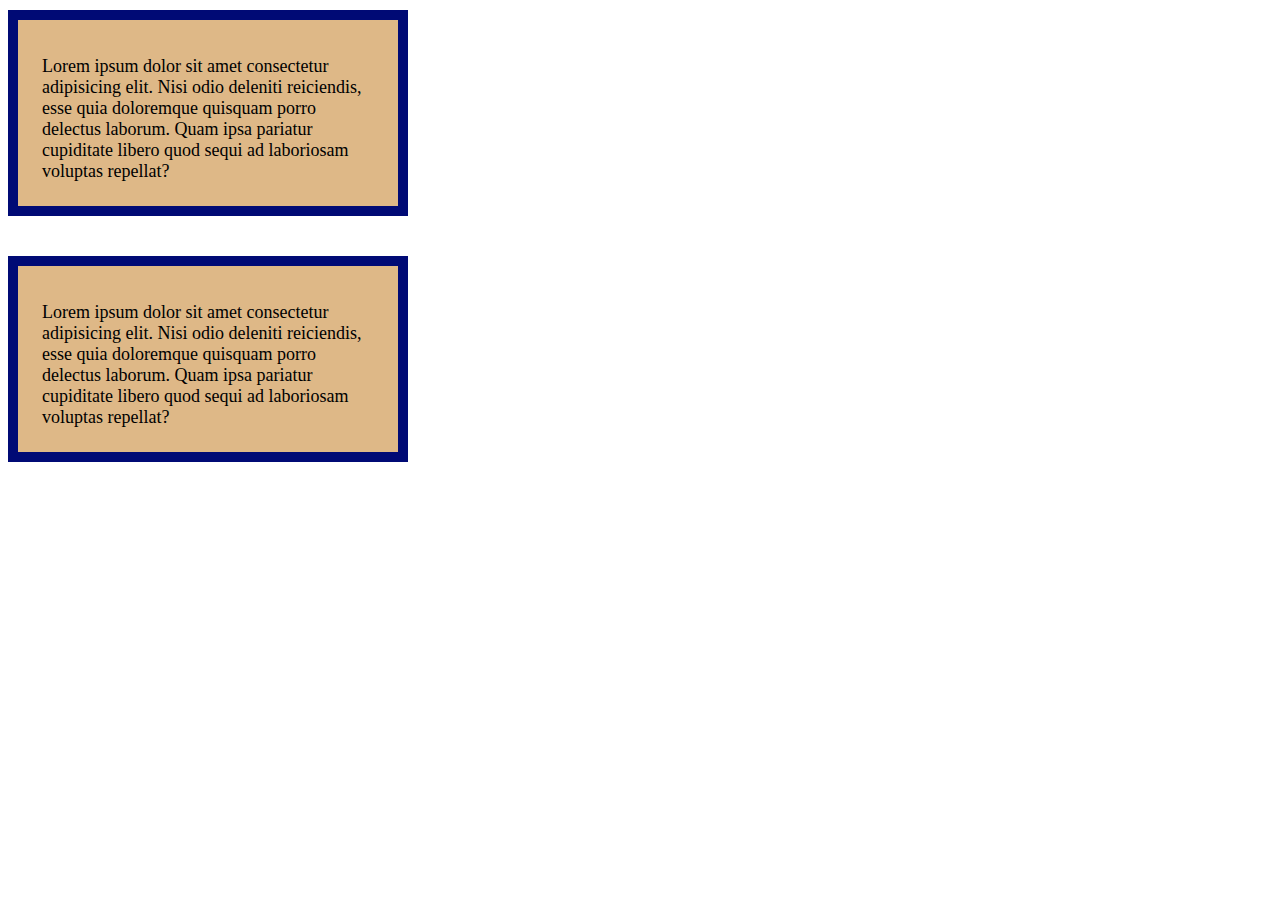
<file: src/w4/w4-2.html>
<!DOCTYPE html>
<html lang="ko">
  <head>
    <meta charset="UTF-8" />
    <meta name="viewport" content="width=device-width, initial-scale=1.0" />
    <title>4주차 두 번째</title>
    <style>
      * {
        box-sizing: border-box;
      }
      div {
        font-size: 18px;
        background-color: burlywood;
        margin-block: 10px 40px;
        padding-inline: 24px;
        padding-block: 36px 24px;
        border: 10px solid #000a75;
        width: 400px;
      }
      .border-box {
        box-sizing: border-box;
      }
    </style>
  </head>
  <body>
    <div class="border-box">
      Lorem ipsum dolor sit amet consectetur adipisicing elit. Nisi odio
      deleniti reiciendis, esse quia doloremque quisquam porro delectus laborum.
      Quam ipsa pariatur cupiditate libero quod sequi ad laboriosam voluptas
      repellat?
    </div>
    <div>
      Lorem ipsum dolor sit amet consectetur adipisicing elit. Nisi odio
      deleniti reiciendis, esse quia doloremque quisquam porro delectus laborum.
      Quam ipsa pariatur cupiditate libero quod sequi ad laboriosam voluptas
      repellat?
    </div>
  </body>
</html>
</file>
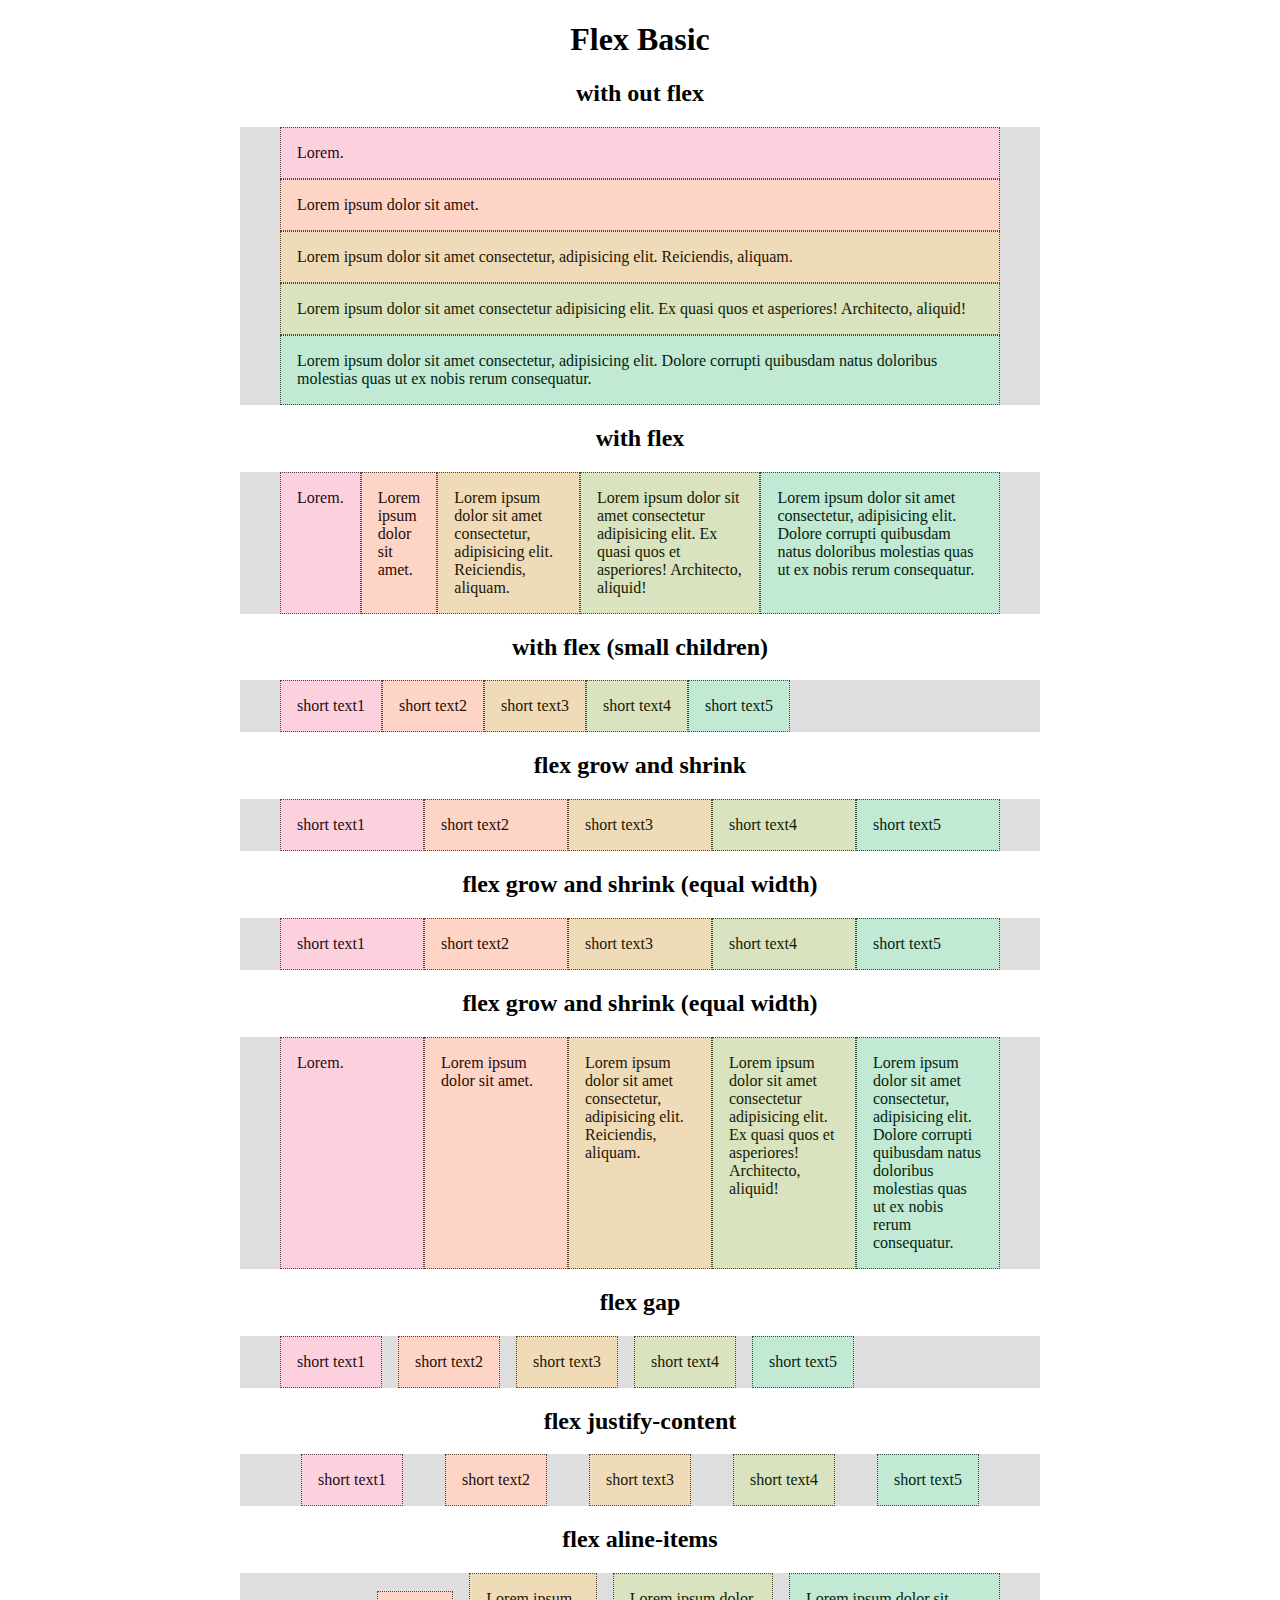
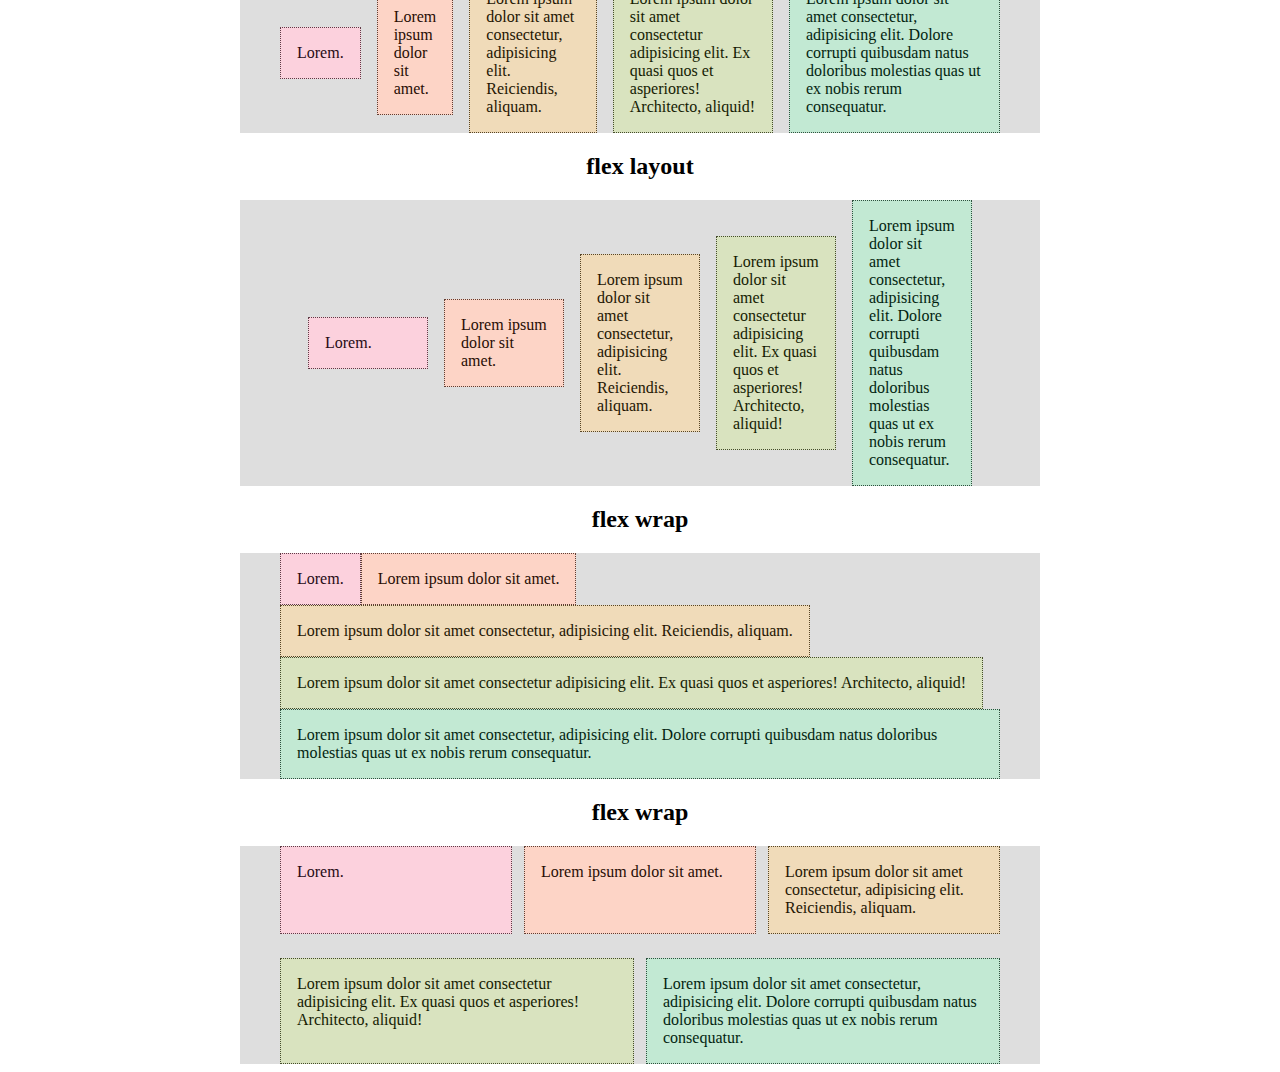
<file: src/w7/flex.html>
<!DOCTYPE html>
<html lang="ko">
  <head>
    <meta charset="UTF-8" />
    <meta name="viewport" content="width=device-width, initial-scale=1.0" />
    <title>Flex Basic</title>
    <link rel="stylesheet" href="./style/style.css" />
  </head>
  <body>
    <div class="section">
      <h1>Flex Basic</h1>
    </div>
    <div class="section">
      <h2>with out flex</h2>
      <div class="container">
        <div>Lorem.</div>
        <div>Lorem ipsum dolor sit amet.</div>
        <div>
          Lorem ipsum dolor sit amet consectetur, adipisicing elit. Reiciendis,
          aliquam.
        </div>
        <div>
          Lorem ipsum dolor sit amet consectetur adipisicing elit. Ex quasi quos
          et asperiores! Architecto, aliquid!
        </div>
        <div>
          Lorem ipsum dolor sit amet consectetur, adipisicing elit. Dolore
          corrupti quibusdam natus doloribus molestias quas ut ex nobis rerum
          consequatur.
        </div>
      </div>
    </div>
    <div class="section">
      <h2>with flex</h2>
      <div class="container flex-container">
        <div>Lorem.</div>
        <div>Lorem ipsum dolor sit amet.</div>
        <div>
          Lorem ipsum dolor sit amet consectetur, adipisicing elit. Reiciendis,
          aliquam.
        </div>
        <div>
          Lorem ipsum dolor sit amet consectetur adipisicing elit. Ex quasi quos
          et asperiores! Architecto, aliquid!
        </div>
        <div>
          Lorem ipsum dolor sit amet consectetur, adipisicing elit. Dolore
          corrupti quibusdam natus doloribus molestias quas ut ex nobis rerum
          consequatur.
        </div>
      </div>
    </div>
    <div class="section">
      <h2>with flex (small children)</h2>
      <div class="container flex-container">
        <div>short text1</div>
        <div>short text2</div>
        <div>short text3</div>
        <div>short text4</div>
        <div>short text5</div>
      </div>
    </div>
    <div class="section">
      <h2>flex grow and shrink</h2>
      <div class="container flex-container">
        <div class="flex-child-opt-1">short text1</div>
        <div class="flex-child-opt-1">short text2</div>
        <div class="flex-child-opt-1">short text3</div>
        <div class="flex-child-opt-1">short text4</div>
        <div class="flex-child-opt-1">short text5</div>
      </div>
    </div>
    <div class="section">
      <h2>flex grow and shrink (equal width)</h2>
      <div class="container flex-container">
        <div class="flex-child-opt-2">short text1</div>
        <div class="flex-child-opt-2">short text2</div>
        <div class="flex-child-opt-2">short text3</div>
        <div class="flex-child-opt-2">short text4</div>
        <div class="flex-child-opt-2">short text5</div>
      </div>
    </div>
    <div class="section">
      <h2>flex grow and shrink (equal width)</h2>
      <div class="container flex-container">
        <div class="flex-child-opt-2">Lorem.</div>
        <div class="flex-child-opt-2">Lorem ipsum dolor sit amet.</div>
        <div class="flex-child-opt-2">
          Lorem ipsum dolor sit amet consectetur, adipisicing elit. Reiciendis,
          aliquam.
        </div>
        <div class="flex-child-opt-2">
          Lorem ipsum dolor sit amet consectetur adipisicing elit. Ex quasi quos
          et asperiores! Architecto, aliquid!
        </div>
        <div class="flex-child-opt-2">
          Lorem ipsum dolor sit amet consectetur, adipisicing elit. Dolore
          corrupti quibusdam natus doloribus molestias quas ut ex nobis rerum
          consequatur.
        </div>
      </div>
    </div>
    <div class="section">
      <h2>flex gap</h2>
      <div class="container flex-container flex-container-opt-1">
        <div>short text1</div>
        <div>short text2</div>
        <div>short text3</div>
        <div>short text4</div>
        <div>short text5</div>
      </div>
    </div>
    <div class="section">
      <h2>flex justify-content</h2>
      <div class="container flex-container flex-container-opt-2">
        <div>short text1</div>
        <div>short text2</div>
        <div>short text3</div>
        <div>short text4</div>
        <div>short text5</div>
      </div>
    </div>
    <div class="section">
      <h2>flex aline-items</h2>
      <div
        class="container flex-container flex-container-opt-1 flex-container-opt-3"
      >
        <div>Lorem.</div>
        <div>Lorem ipsum dolor sit amet.</div>
        <div>
          Lorem ipsum dolor sit amet consectetur, adipisicing elit. Reiciendis,
          aliquam.
        </div>
        <div>
          Lorem ipsum dolor sit amet consectetur adipisicing elit. Ex quasi quos
          et asperiores! Architecto, aliquid!
        </div>
        <div>
          Lorem ipsum dolor sit amet consectetur, adipisicing elit. Dolore
          corrupti quibusdam natus doloribus molestias quas ut ex nobis rerum
          consequatur.
        </div>
      </div>
    </div>
    <div class="section">
      <h2>flex layout</h2>
      <div class="container flex-container flex-container-opt-4">
        <div>Lorem.</div>
        <div>Lorem ipsum dolor sit amet.</div>
        <div>
          Lorem ipsum dolor sit amet consectetur, adipisicing elit. Reiciendis,
          aliquam.
        </div>
        <div>
          Lorem ipsum dolor sit amet consectetur adipisicing elit. Ex quasi quos
          et asperiores! Architecto, aliquid!
        </div>
        <div>
          Lorem ipsum dolor sit amet consectetur, adipisicing elit. Dolore
          corrupti quibusdam natus doloribus molestias quas ut ex nobis rerum
          consequatur.
        </div>
      </div>
    </div>
    <div class="section">
      <h2>flex wrap</h2>
      <div class="container flex-container flex-wrap">
        <div>Lorem.</div>
        <div>Lorem ipsum dolor sit amet.</div>
        <div>
          Lorem ipsum dolor sit amet consectetur, adipisicing elit. Reiciendis,
          aliquam.
        </div>
        <div>
          Lorem ipsum dolor sit amet consectetur adipisicing elit. Ex quasi quos
          et asperiores! Architecto, aliquid!
        </div>
        <div>
          Lorem ipsum dolor sit amet consectetur, adipisicing elit. Dolore
          corrupti quibusdam natus doloribus molestias quas ut ex nobis rerum
          consequatur.
        </div>
      </div>
    </div>
    <div class="section">
      <h2>flex wrap</h2>
      <div class="container flex-container flex-wrap flex-wrap-opt-1">
        <div>Lorem.</div>
        <div>Lorem ipsum dolor sit amet.</div>
        <div>
          Lorem ipsum dolor sit amet consectetur, adipisicing elit. Reiciendis,
          aliquam.
        </div>
        <div>
          Lorem ipsum dolor sit amet consectetur adipisicing elit. Ex quasi quos
          et asperiores! Architecto, aliquid!
        </div>
        <div>
          Lorem ipsum dolor sit amet consectetur, adipisicing elit. Dolore
          corrupti quibusdam natus doloribus molestias quas ut ex nobis rerum
          consequatur.
        </div>
      </div>
    </div>
  </body>
</html>
</file>
<file: src/flexBasic/style/flexBasic.css>
* {
  box-sizing: border-box;
}

.section {
  background-color: aquamarine;
  padding: 1rem;
  border: 1px solid #000;
}

.container {
  background-color: bisque;
  max-width: 50rem;
  margin-inline: auto;
  padding: 1rem;
}

.children {
  border: 1px solid #f00;
  padding: 1rem;
}

.flex {
  display: flex;
}
</file>
<file: src/w10/style/style.css>
*,
*::after,
*::before {
  box-sizing: border-box;
}

body {
  margin: 0;
  font-size: 1.125rem;
  line-height: 150%;
}

.section {
  padding-block: 1.5rem;
}

.section > h2 {
  max-width: 60rem;
  margin-inline: auto;
  margin-block: 0;
  padding-inline: 1.5rem;
  margin-bottom: 0.75rem;
}

.container {
  max-width: 60rem;
  margin-inline: auto;
  padding-inline: 1.5rem;
  background-color: oklch(0.95 0.01 240);
}

.grid {
  display: grid;
}
.grid__item--nth-1 {
  background-color: oklch(0.9 0.05 30);
}
.grid__item--nth-2 {
  background-color: oklch(0.9 0.05 60);
}
.grid__item--nth-3 {
  background-color: oklch(0.9 0.05 90);
}
.grid__item--nth-4 {
  background-color: oklch(0.9 0.05 120);
}
.grid__item--nth-5 {
  background-color: oklch(0.9 0.05 150);
}
.grid__item--nth-6 {
  background-color: oklch(0.9 0.05 180);
}
.grid__item--nth-7 {
  background-color: oklch(0.9 0.05 210);
}
.grid__item--nth-8 {
  background-color: oklch(0.9 0.05 240);
}
.grid__item--nth-9 {
  background-color: oklch(0.9 0.05 270);
}
.grid__item--nth-10 {
  background-color: oklch(0.9 0.05 300);
}
.grid__item--nth-11 {
  background-color: oklch(0.9 0.05 330);
}
.grid__item--nth-12 {
  background-color: oklch(0.9 0.05 360);
}
.grid--opt-1 {
  grid-template-columns: 1fr 1fr 1fr;
  grid-template-rows: 4fr;
  grid-auto-rows: 1fr;
  -moz-column-gap: 0.75rem;
       column-gap: 0.75rem;
  row-gap: 1.5rem;
}
.grid--opt-2 {
  grid-template-columns: repeat(auto-fit, minmax(200px, 1fr));
  grid-auto-rows: minmax();
  -moz-column-gap: 0.75rem;
       column-gap: 0.75rem;
  row-gap: 1.5rem;
}
</file>
<file: w6/style/card.css>
@import url("https://fonts.googleapis.com/css2?family=Cute+Font&display=swap");
@import url("https://fonts.googleapis.com/css2?family=Noto+Sans+KR:wght@100..900&display=swap");

body {
  font-family: "Cute Font", sans-serif;
  font-weight: 400;
  font-style: normal;
}

.card.card--color-blue {
  background-color: oklch(98% 0.025 200);
}

* {
  box-sizing: border-box;
}

img {
  max-width: 100%;
}

.card {
  max-width: 25rem;
  background-color: oklch(98% 0.025 90);
  overflow-x: hidden;
  /* padding: 16px; */
  border-radius: 0.75rem;
  font-family: "Noto Sans KR", sans-serif;
  font-optical-sizing: auto;
  font-weight: 400;
  font-style: normal;
  margin-top: 3rem;
}

.card:first-child {
  margin-top: 0;
}

.card .card__img {
  width: 100%;
}

.card__top {
  padding-inline: 16px;
  padding-block: 12px;
}

.card__bottom {
  padding: 1rem;
}

.card__p {
  margin-top: 2rem;
}

.card__title {
  font-size: 1rem;
  font-weight: 500;
  line-height: 1.5rem;
}

.card__subtitle {
  font-size: 0.875rem;
  margin-top: 0.25rem;
  line-height: 1.25rem;
}

.card__bottom .card__title {
  font-weight: 400;
}

.card__bottom .card__subtitle {
  margin-top: 0;
}
</file>
<file: src/w7/style/style.css>
* {
  box-sizing: border-box;
}

boby {
  margin: 0;
  font-size: 1.125rem;
}

h1,
h2 {
  text-align: center;
}

.container {
  max-width: 800px;
  margin-inline: auto;
  background-color: oklch(90% 0 0);
  padding-inline: 2.5rem;
}

.container > div {
  padding: 1rem;
}

.container > div:nth-child(1) {
  background-color: oklch(90% 0.05 0);
  border: 1px dotted oklch(40% 0.05 0);
  color: oklch(20% 0.05 0);
}
.container > div:nth-child(2) {
  background-color: oklch(90% 0.05 40);
  border: 1px dotted oklch(40% 0.05 40);
  color: oklch(20% 0.05 40);
}
.container > div:nth-child(3) {
  background-color: oklch(90% 0.05 80);
  border: 1px dotted oklch(40% 0.05 80);
  color: oklch(20% 0.05 80);
}
.container > div:nth-child(4) {
  background-color: oklch(90% 0.05 120);
  border: 1px dotted oklch(40% 0.05 120);
  color: oklch(20% 0.05 120);
}
.container > div:nth-child(5) {
  background-color: oklch(90% 0.05 160);
  border: 1px dotted oklch(40% 0.05 160);
  color: oklch(20% 0.05 160);
}

.flex-container {
  display: flex;
}

/*.flex-container > * {
  flex-grow: 1;
}*/

.flex-child-opt-1 {
  flex-grow: 1;
}

.flex-child-opt-2 {
  flex-basis: 0;
  flex-grow: 1;
}

.flex-container-opt-1 {
  /* gap: 1rem; */
  column-gap: 1rem;
  row-gap: 1.5rem;
}

.flex-container-opt-2 {
  /* justify-content: left; */
  /* justify-content: right; */
  /* justify-content: center; */
  /* justify-content: space-evenly; */
  /* justify-content: space-between; */
  justify-content: space-around;
}

.flex-container-opt-3 {
  /* align-items: stretch; */
  /* align-items: start; */
  /* aline-items: end: */
  align-items: center;
}

.flex-container-opt-4 {
  gap: 1rem;
  justify-content: center;
  align-items: center;
}

.flex-container-opt-4 > * {
  width: 7.5rem;
}

.flex-wrap {
  flex-wrap: wrap;
}

.flex-wrap-opt-1 {
  column-gap: 0.75rem;
  row-gap: 1.5rem;
}

.flex-wrap-opt-1 > * {
  flex-grow: 1;
  flex-basis: 0;
  min-width: 12.5rem;
}
</file>
